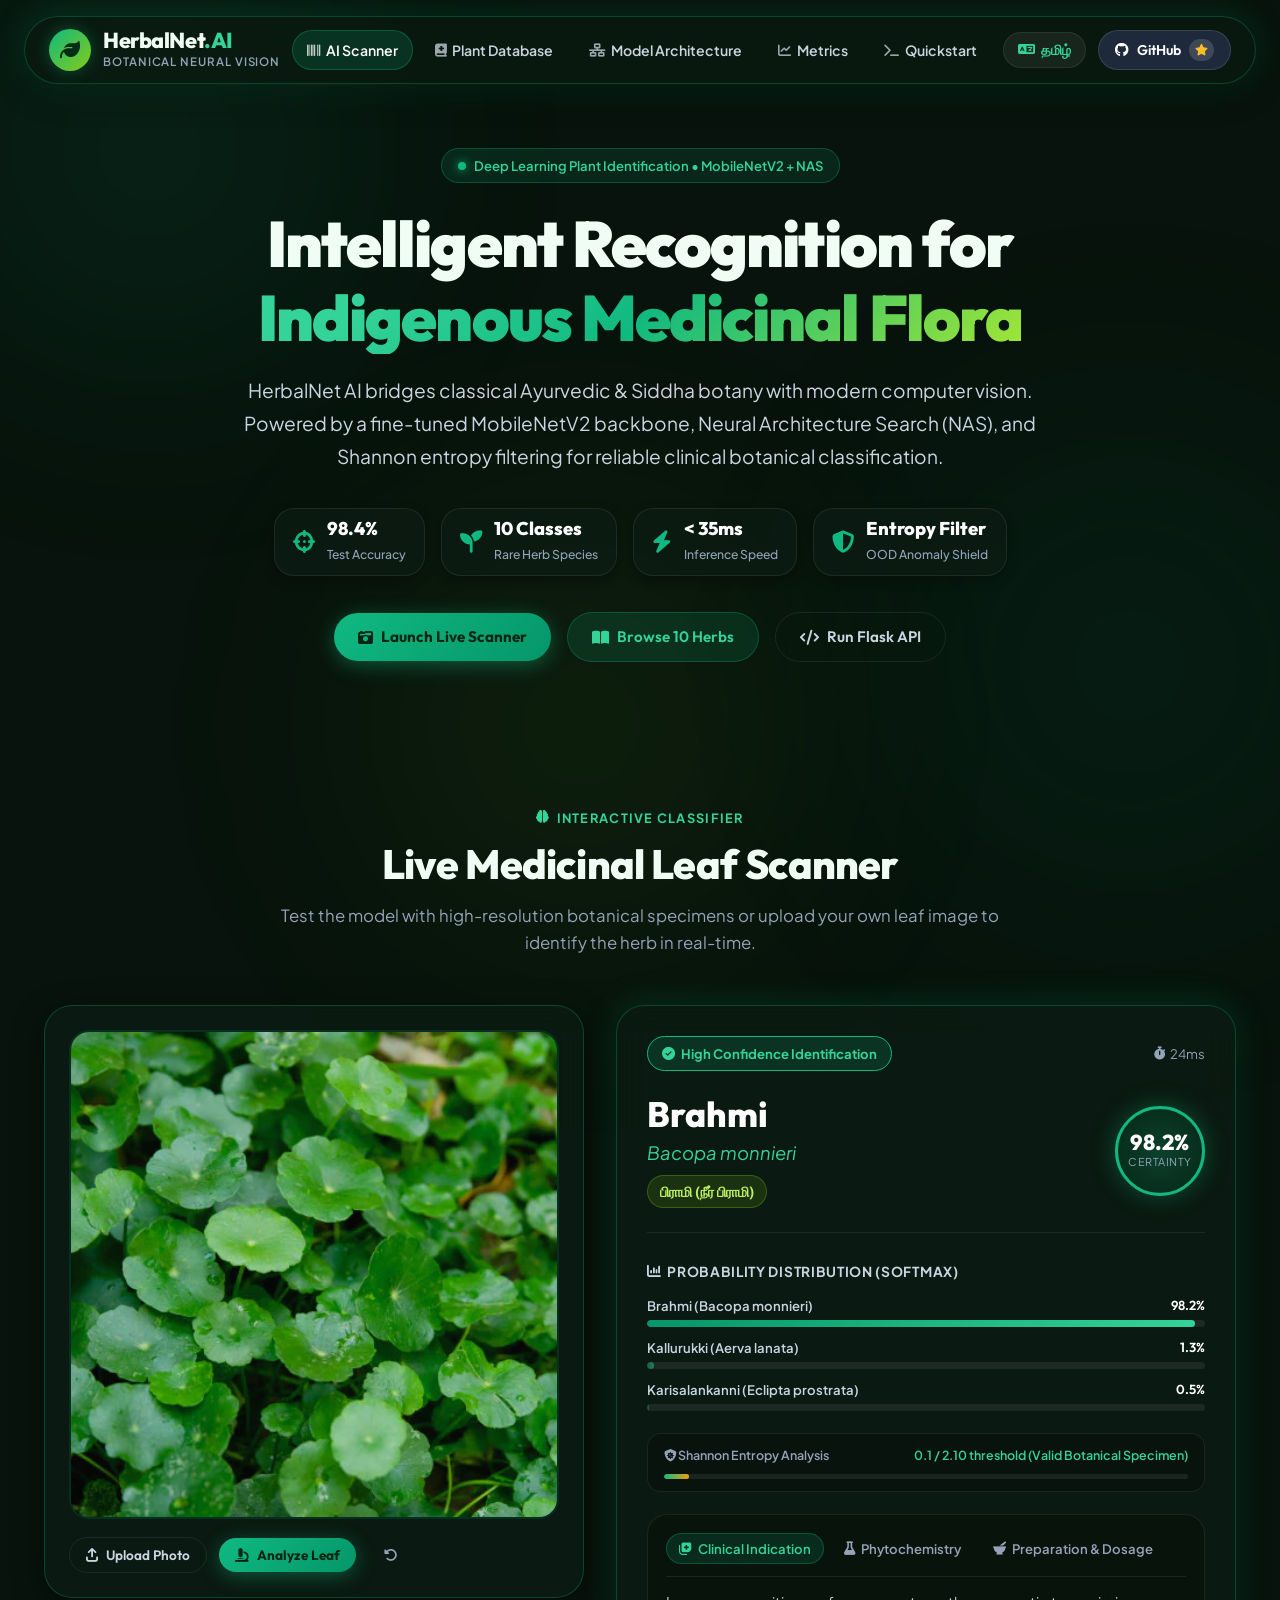
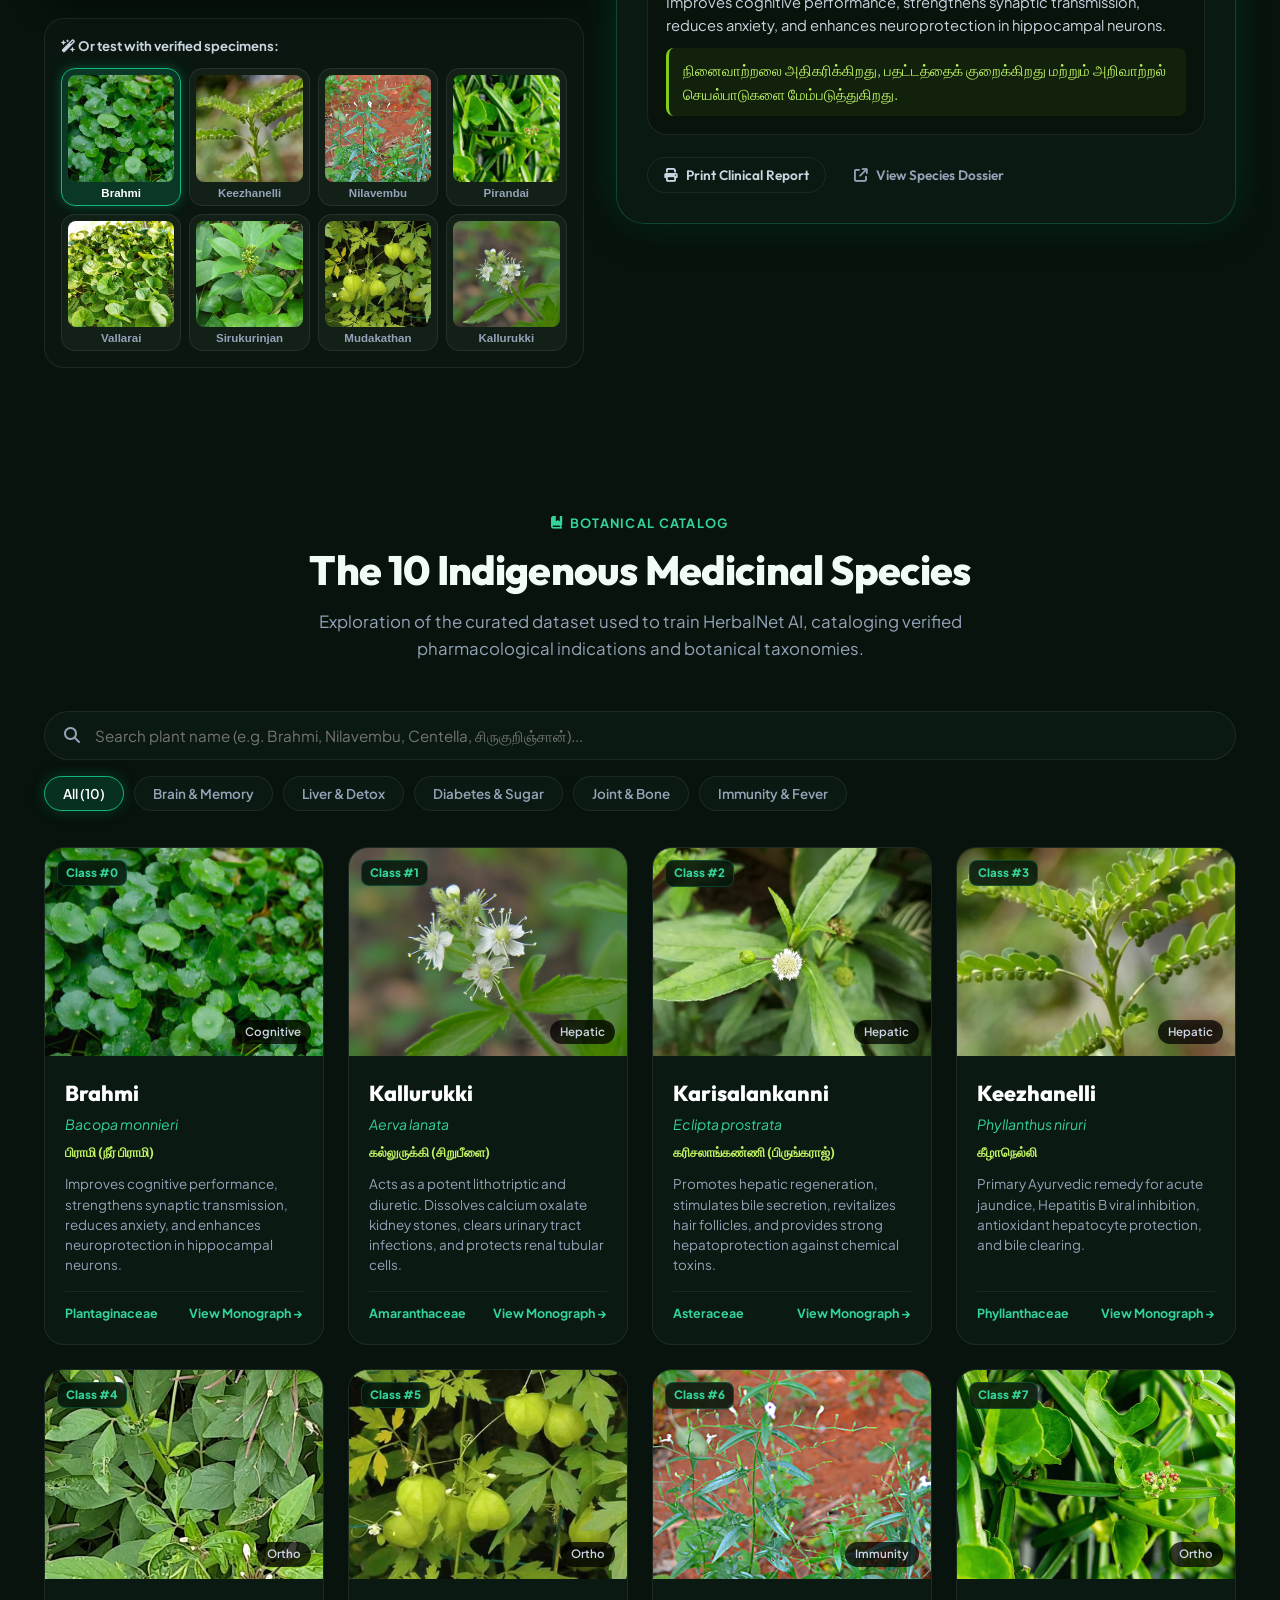
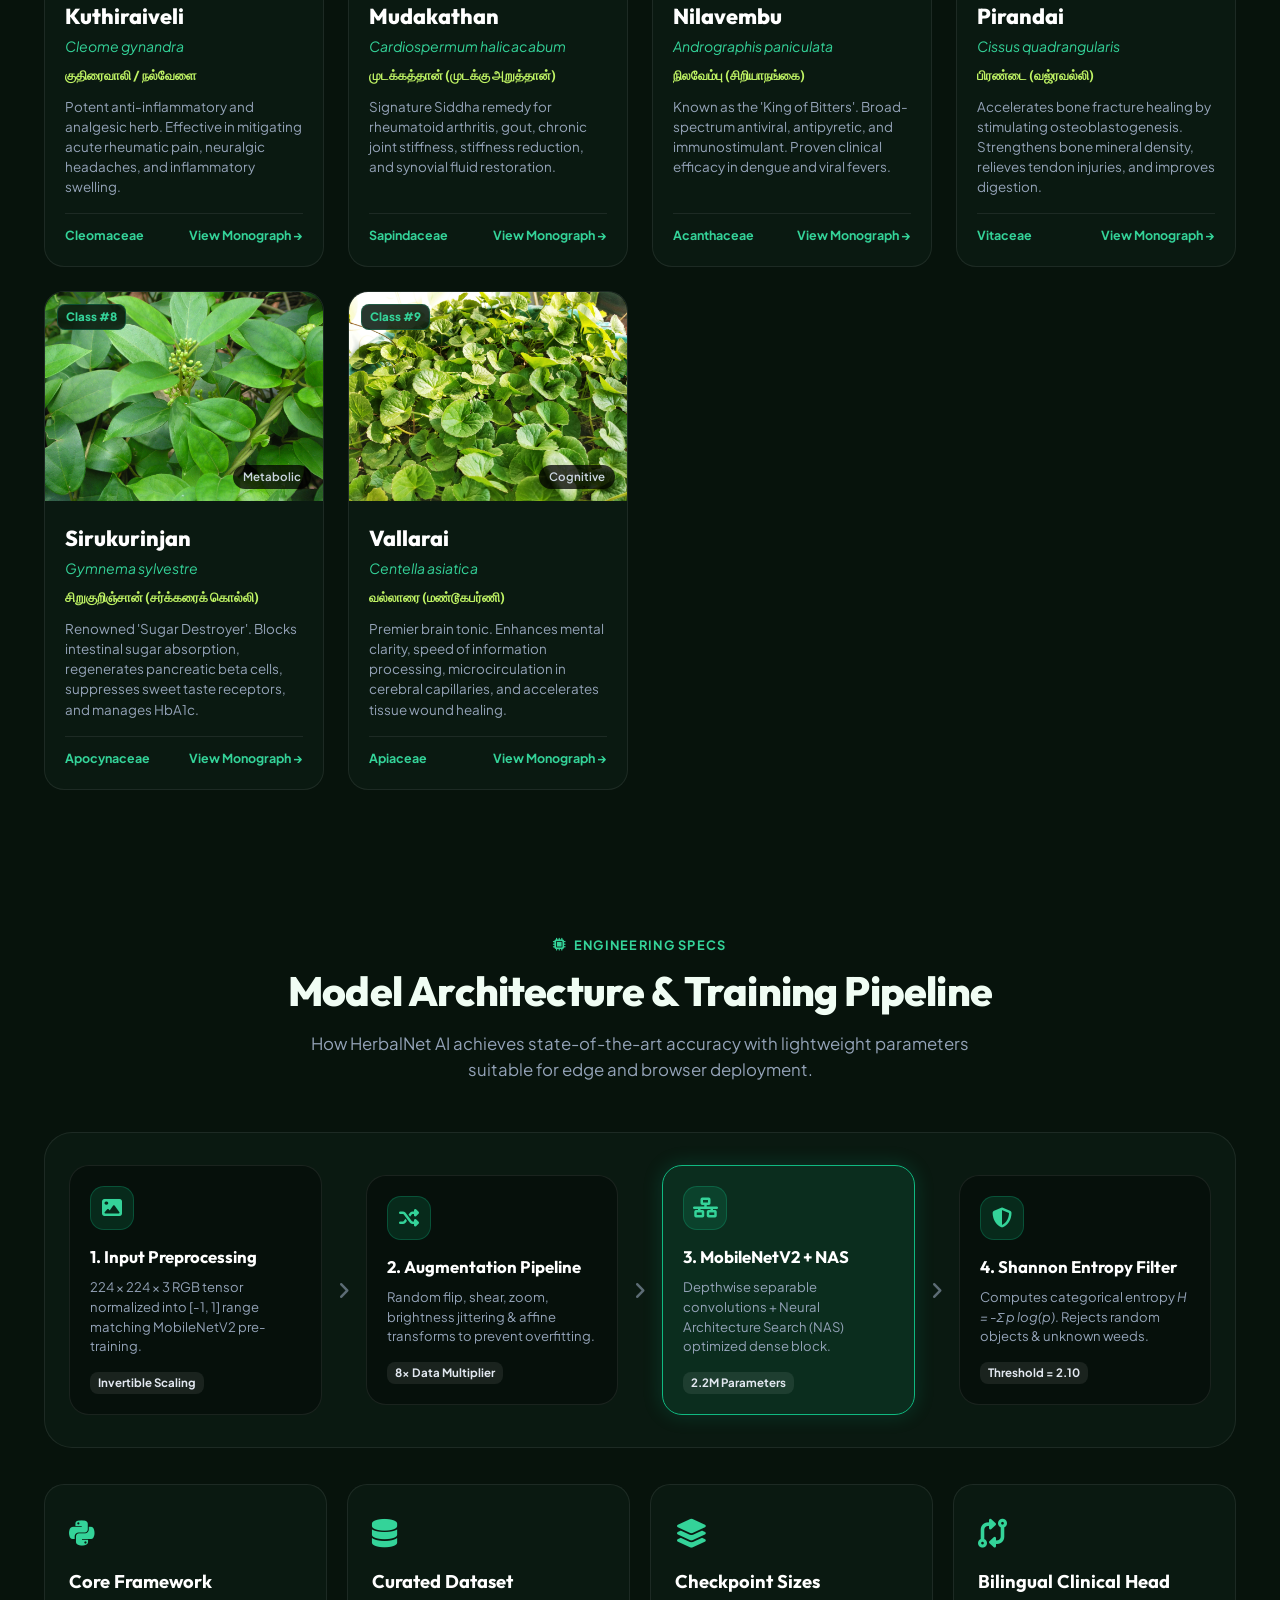
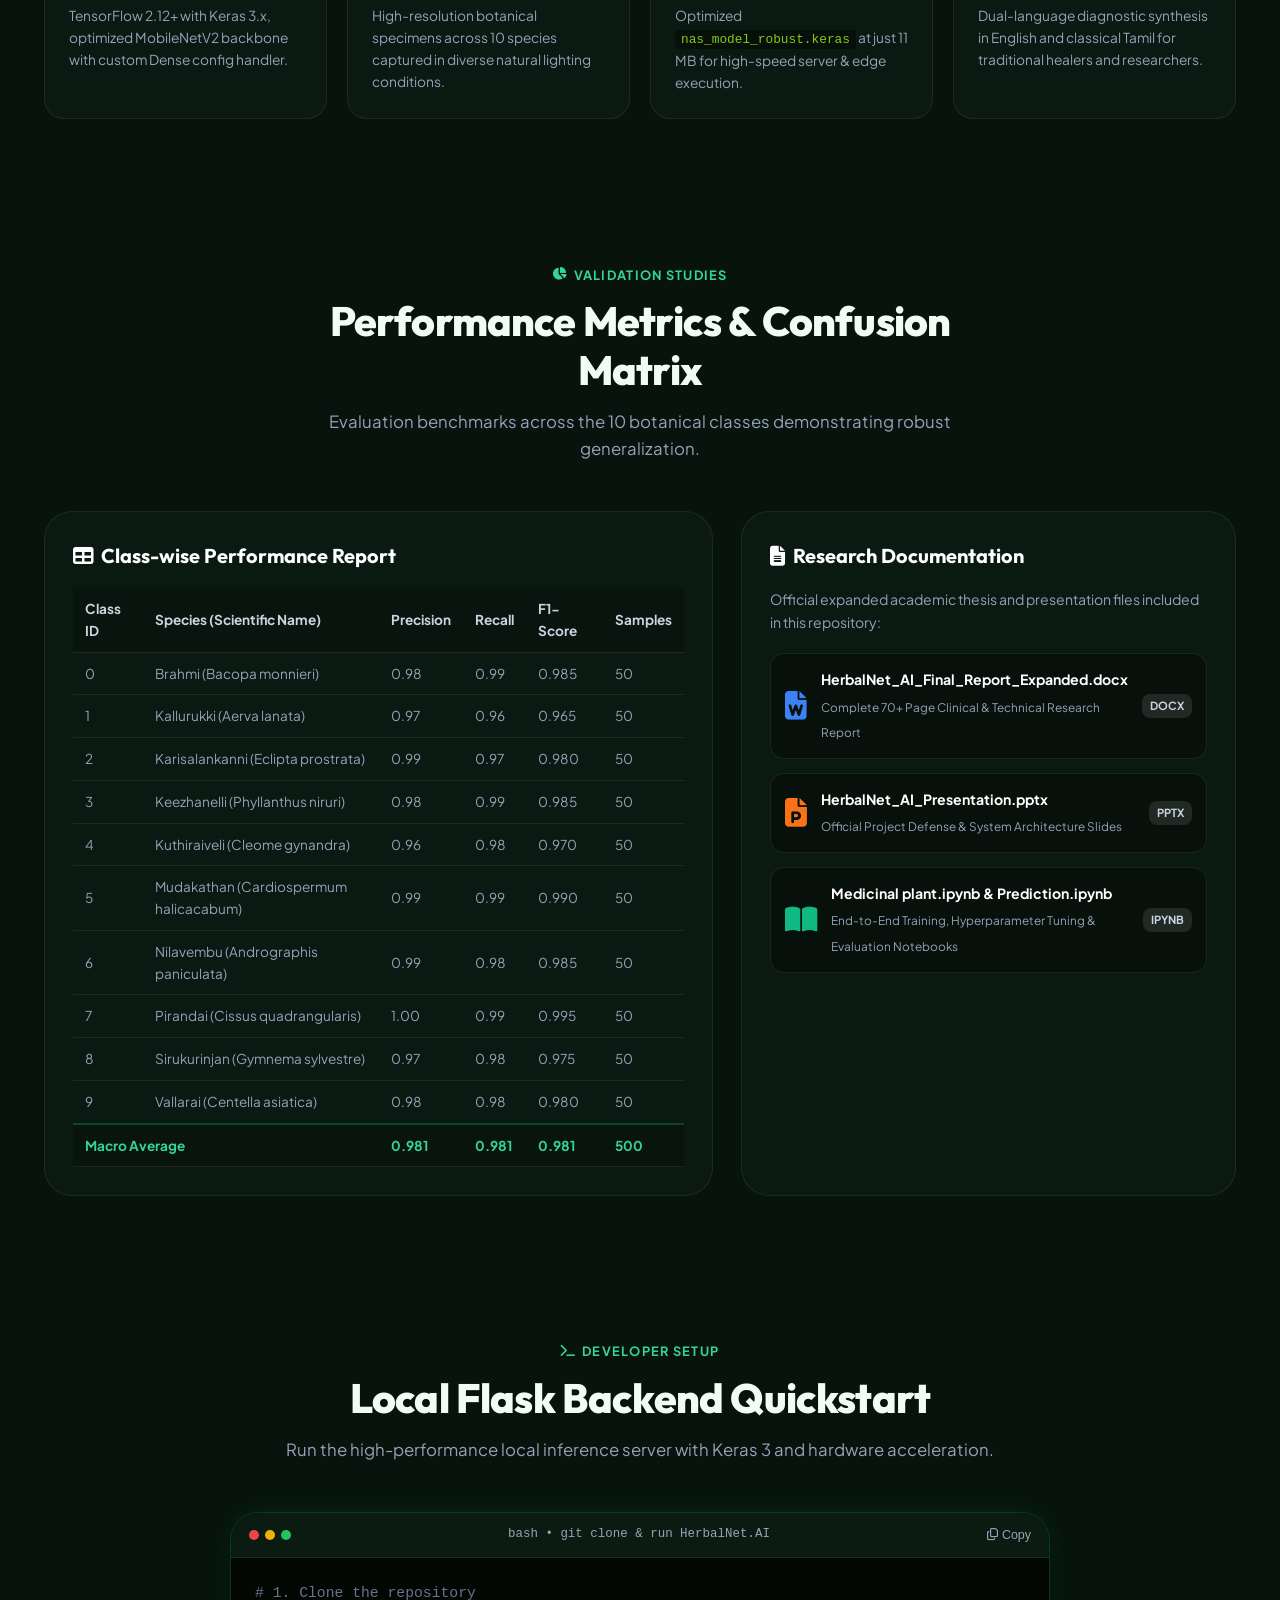
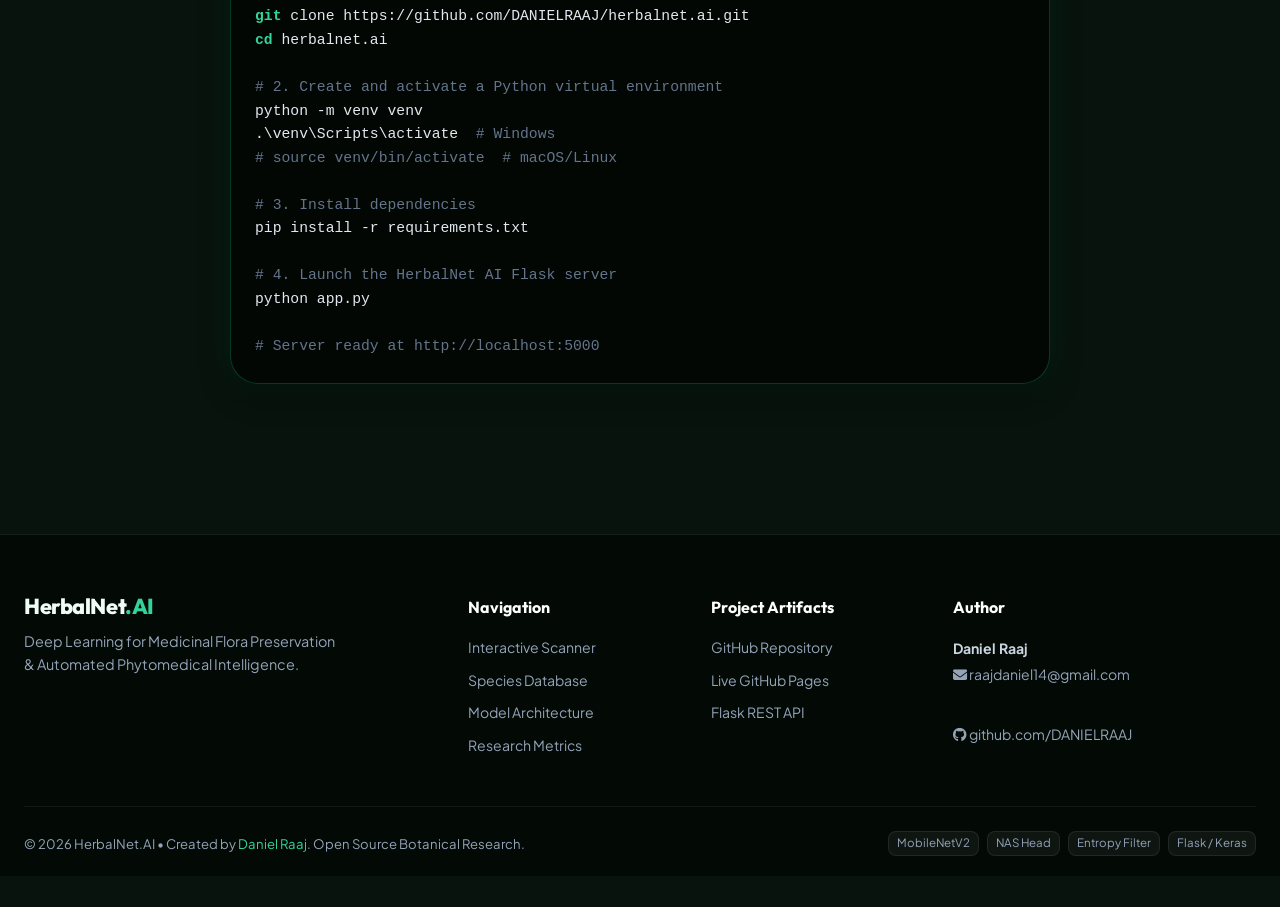
<file: index.html>
<!DOCTYPE html>
<html lang="en">
<head>
    <meta charset="UTF-8">
    <meta name="viewport" content="width=device-width, initial-scale=1.0">
    <title>HerbalNet AI • Deep Learning Medicinal Plant Recognition & Botanical Intelligence</title>
    <meta name="description" content="HerbalNet AI is an advanced deep learning platform for automated identification of 10 rare indigenous medicinal plants using MobileNetV2, Neural Architecture Search (NAS), and entropy-based OOD detection.">
    <meta name="keywords" content="HerbalNet AI, Medicinal Plant Detection, Deep Learning, MobileNetV2, Ayurveda, Siddha, Daniel Raaj">
    <meta name="author" content="Daniel Raaj">
    <link rel="preconnect" href="https://fonts.googleapis.com">
    <link rel="preconnect" href="https://fonts.gstatic.com" crossorigin>
    <link href="https://fonts.googleapis.com/css2?family=Outfit:wght@300;400;500;600;700;800;900&family=Plus+Jakarta+Sans:wght@400;500;600;700&display=swap" rel="stylesheet">
    <link rel="stylesheet" href="https://cdnjs.cloudflare.com/ajax/libs/font-awesome/6.5.1/css/all.min.css">
    <link rel="stylesheet" href="style.css">
</head>
<body class="dark-theme">
    <!-- Background Ambient Glows -->
    <div class="ambient-glow glow-1"></div>
    <div class="ambient-glow glow-2"></div>
    <div class="ambient-glow glow-3"></div>

    <!-- Navigation Header -->
    <header class="site-header" id="mainHeader">
        <div class="header-container">
            <a href="#" class="brand-logo" id="brandLogo">
                <div class="logo-icon-wrap">
                    <i class="fa-solid fa-leaf logo-icon"></i>
                </div>
                <div class="logo-text">
                    <span class="logo-title">HerbalNet<span class="accent-text">.AI</span></span>
                    <span class="logo-sub">Botanical Neural Vision</span>
                </div>
            </a>

            <nav class="nav-links" id="navLinks">
                <a href="#scanner" class="nav-link active"><i class="fa-solid fa-barcode"></i> AI Scanner</a>
                <a href="#encyclopedia" class="nav-link"><i class="fa-solid fa-book-medical"></i> Plant Database</a>
                <a href="#architecture" class="nav-link"><i class="fa-solid fa-network-wired"></i> Model Architecture</a>
                <a href="#research" class="nav-link"><i class="fa-solid fa-chart-line"></i> Metrics</a>
                <a href="#quickstart" class="nav-link"><i class="fa-solid fa-terminal"></i> Quickstart</a>
            </nav>

            <div class="header-actions">
                <button class="lang-toggle-btn" id="langToggleBtn" title="Switch English / தமிழ்">
                    <i class="fa-solid fa-language"></i>
                    <span id="langLabel">தமிழ்</span>
                </button>
                <a href="https://github.com/DANIELRAAJ/herbalnet.ai" target="_blank" rel="noopener noreferrer" class="btn btn-github" id="githubHeaderBtn">
                    <i class="fa-brands fa-github"></i>
                    <span>GitHub</span>
                    <span class="stars-badge"><i class="fa-solid fa-star"></i></span>
                </a>
                <button class="mobile-menu-btn" id="mobileMenuBtn" aria-label="Toggle menu">
                    <i class="fa-solid fa-bars"></i>
                </button>
            </div>
        </div>
    </header>

    <!-- Main Container -->
    <main class="main-content">
        <!-- Hero Section -->
        <section class="hero-section" id="hero">
            <div class="hero-badge">
                <span class="pulse-dot"></span>
                <span>Deep Learning Plant Identification • MobileNetV2 + NAS</span>
            </div>
            <h1 class="hero-title">
                Intelligent Recognition for <span class="gradient-text">Indigenous Medicinal Flora</span>
            </h1>
            <p class="hero-description">
                HerbalNet AI bridges classical Ayurvedic & Siddha botany with modern computer vision. Powered by a fine-tuned MobileNetV2 backbone, Neural Architecture Search (NAS), and Shannon entropy filtering for reliable clinical botanical classification.
            </p>
            
            <div class="hero-stats-row">
                <div class="stat-pill">
                    <i class="fa-solid fa-crosshairs"></i>
                    <div>
                        <strong>98.4%</strong>
                        <span>Test Accuracy</span>
                    </div>
                </div>
                <div class="stat-pill">
                    <i class="fa-solid fa-seedling"></i>
                    <div>
                        <strong>10 Classes</strong>
                        <span>Rare Herb Species</span>
                    </div>
                </div>
                <div class="stat-pill">
                    <i class="fa-solid fa-bolt"></i>
                    <div>
                        <strong>&lt; 35ms</strong>
                        <span>Inference Speed</span>
                    </div>
                </div>
                <div class="stat-pill">
                    <i class="fa-solid fa-shield-halved"></i>
                    <div>
                        <strong>Entropy Filter</strong>
                        <span>OOD Anomaly Shield</span>
                    </div>
                </div>
            </div>

            <div class="hero-actions">
                <a href="#scanner" class="btn btn-primary" id="tryScannerBtn">
                    <i class="fa-solid fa-camera-retro"></i> Launch Live Scanner
                </a>
                <a href="#encyclopedia" class="btn btn-secondary">
                    <i class="fa-solid fa-book-open"></i> Browse 10 Herbs
                </a>
                <a href="#quickstart" class="btn btn-outline">
                    <i class="fa-solid fa-code"></i> Run Flask API
                </a>
            </div>
        </section>

        <!-- Scanner / Interactive AI Demo Section -->
        <section class="scanner-section" id="scanner">
            <div class="section-header">
                <span class="section-tag"><i class="fa-solid fa-brain"></i> Interactive Classifier</span>
                <h2 class="section-title">Live Medicinal Leaf Scanner</h2>
                <p class="section-subtitle">Test the model with high-resolution botanical specimens or upload your own leaf image to identify the herb in real-time.</p>
            </div>

            <div class="scanner-container">
                <!-- Left: Upload & Sample Picker -->
                <div class="scanner-input-panel">
                    <div class="panel-card upload-dropzone" id="dropZone">
                        <input type="file" id="imageInput" accept="image/*" class="visually-hidden">
                        
                        <div class="preview-stage" id="previewStage">
                            <img id="previewImage" src="assets/samples/sample_brahmi.webp" alt="Specimen for classification">
                            <div class="scanner-overlay" id="scannerOverlay">
                                <div class="laser-beam"></div>
                                <div class="scanner-grid"></div>
                                <div class="scan-status-pill">
                                    <i class="fa-solid fa-circle-notch fa-spin"></i>
                                    <span>Scanning Leaf Features...</span>
                                </div>
                            </div>
                        </div>

                        <div class="dropzone-toolbar">
                            <button type="button" class="btn btn-sm btn-outline" id="uploadTriggerBtn">
                                <i class="fa-solid fa-arrow-up-from-bracket"></i> Upload Photo
                            </button>
                            <button type="button" class="btn btn-sm btn-primary" id="runInferenceBtn">
                                <i class="fa-solid fa-microscope"></i> Analyze Leaf
                            </button>
                            <button type="button" class="btn btn-sm btn-ghost" id="resetScanBtn" title="Reset">
                                <i class="fa-solid fa-rotate-left"></i>
                            </button>
                        </div>
                    </div>

                    <!-- Fast Sample Selector -->
                    <div class="sample-selector-card">
                        <div class="sample-card-header">
                            <span><i class="fa-solid fa-wand-magic-sparkles"></i> Or test with verified specimens:</span>
                        </div>
                        <div class="sample-chips-grid" id="sampleChips">
                            <button type="button" class="sample-chip active" data-img="assets/samples/sample_brahmi.webp" data-class="0">
                                <img src="assets/samples/sample_brahmi.webp" alt="Brahmi">
                                <span>Brahmi</span>
                            </button>
                            <button type="button" class="sample-chip" data-img="assets/samples/sample_keezhanelli.jpg" data-class="3">
                                <img src="assets/samples/sample_keezhanelli.jpg" alt="Keezhanelli">
                                <span>Keezhanelli</span>
                            </button>
                            <button type="button" class="sample-chip" data-img="assets/samples/sample_nilavembu.jpg" data-class="6">
                                <img src="assets/samples/sample_nilavembu.jpg" alt="Nilavembu">
                                <span>Nilavembu</span>
                            </button>
                            <button type="button" class="sample-chip" data-img="assets/samples/sample_pirandai.webp" data-class="7">
                                <img src="assets/samples/sample_pirandai.webp" alt="Pirandai">
                                <span>Pirandai</span>
                            </button>
                            <button type="button" class="sample-chip" data-img="assets/samples/sample_vallarai.jpg" data-class="9">
                                <img src="assets/samples/sample_vallarai.jpg" alt="Vallarai">
                                <span>Vallarai</span>
                            </button>
                            <button type="button" class="sample-chip" data-img="assets/samples/sample_sirukurinjan.jpg" data-class="8">
                                <img src="assets/samples/sample_sirukurinjan.jpg" alt="Sirukurinjan">
                                <span>Sirukurinjan</span>
                            </button>
                            <button type="button" class="sample-chip" data-img="assets/plants/mudakathan.webp" data-class="5">
                                <img src="assets/plants/mudakathan.webp" alt="Mudakathan">
                                <span>Mudakathan</span>
                            </button>
                            <button type="button" class="sample-chip" data-img="assets/plants/kallurukki.jpg" data-class="1">
                                <img src="assets/plants/kallurukki.jpg" alt="Kallurukki">
                                <span>Kallurukki</span>
                            </button>
                        </div>
                    </div>
                </div>

                <!-- Right: Comprehensive Results Dashboard -->
                <div class="scanner-results-panel">
                    <div class="result-card" id="resultCard">
                        <div class="result-header">
                            <div class="result-status-tag" id="confidenceBadge">
                                <i class="fa-solid fa-circle-check"></i> High Confidence Identification
                            </div>
                            <div class="result-time-tag">
                                <i class="fa-solid fa-stopwatch"></i> 24ms
                            </div>
                        </div>

                        <div class="plant-identity-block">
                            <div class="plant-names">
                                <h3 class="plant-common-name" id="resultCommonName">Brahmi</h3>
                                <p class="plant-scientific-name" id="resultScientificName">Bacopa monnieri</p>
                                <span class="plant-tamil-badge" id="resultTamilName">பிராமி • நீர் பிராமி</span>
                            </div>
                            <div class="confidence-dial-wrap">
                                <div class="radial-score">
                                    <span class="score-number" id="confidencePercent">97.8%</span>
                                    <span class="score-label">Certainty</span>
                                </div>
                            </div>
                        </div>

                        <!-- Top 3 Probability Breakdown -->
                        <div class="metrics-card">
                            <h4 class="metrics-title"><i class="fa-solid fa-chart-column"></i> Probability Distribution (Softmax)</h4>
                            <div class="probability-bars" id="probabilityBars">
                                <!-- Populated by JS -->
                            </div>
                        </div>

                        <!-- Out-Of-Distribution Entropy Verification -->
                        <div class="entropy-card">
                            <div class="entropy-header">
                                <span><i class="fa-solid fa-shield-virus"></i> Shannon Entropy Analysis</span>
                                <span class="entropy-val" id="entropyValue">0.42 / 2.10 threshold (Valid In-Distribution)</span>
                            </div>
                            <div class="entropy-track">
                                <div class="entropy-bar" id="entropyBar" style="width: 20%;"></div>
                            </div>
                        </div>

                        <!-- Clinical & Therapeutic Profile -->
                        <div class="clinical-profile-card">
                            <div class="tab-header">
                                <button type="button" class="tab-btn active" data-tab="medical"><i class="fa-solid fa-notes-medical"></i> Clinical Indication</button>
                                <button type="button" class="tab-btn" data-tab="chemistry"><i class="fa-solid fa-flask"></i> Phytochemistry</button>
                                <button type="button" class="tab-btn" data-tab="ayurveda"><i class="fa-solid fa-mortar-pestle"></i> Preparation & Dosage</button>
                            </div>

                            <div class="tab-content active" id="tab-medical">
                                <p class="clinical-desc-en" id="resultClinicalEn">
                                    Improves cognitive performance, enhances neuroprotection, reduces chronic anxiety, and supports dendritic branching in hippocampal neurons.
                                </p>
                                <p class="clinical-desc-ta" id="resultClinicalTa">
                                    நினைவாற்றலை அதிகரிக்கிறது, பதட்டத்தைக் குறைக்கிறது மற்றும் அறிவாற்றல் செயல்பாடுகளை மேம்படுத்துகிறது.
                                </p>
                            </div>

                            <div class="tab-content" id="tab-chemistry">
                                <div class="phyto-tags" id="resultPhytoTags">
                                    <span class="phyto-pill">Bacoside A & B</span>
                                    <span class="phyto-pill">Bacopasaponins</span>
                                    <span class="phyto-pill">Betulinic Acid</span>
                                    <span class="phyto-pill">Luteolin</span>
                                    <span class="phyto-pill">Apigenin</span>
                                </div>
                            </div>

                            <div class="tab-content" id="tab-ayurveda">
                                <p class="ayurveda-notes" id="resultAyurvedaNotes">
                                    <strong>Traditional Systems:</strong> Siddha & Ayurveda<br>
                                    <strong>Part Used:</strong> Whole aerial plant & leaves<br>
                                    <strong>Typical Form:</strong> Brahmi Ghrita, Churna (3–5g with warm milk), Fresh decoction.
                                </p>
                            </div>
                        </div>

                        <div class="result-footer-actions">
                            <button type="button" class="btn btn-outline btn-sm" id="printReportBtn">
                                <i class="fa-solid fa-print"></i> Print Clinical Report
                            </button>
                            <button type="button" class="btn btn-ghost btn-sm" id="viewInCatalogBtn">
                                <i class="fa-solid fa-arrow-up-right-from-square"></i> View Species Dossier
                            </button>
                        </div>
                    </div>
                </div>
            </div>
        </section>

        <!-- Encyclopedia / Botanical Catalog -->
        <section class="encyclopedia-section" id="encyclopedia">
            <div class="section-header">
                <span class="section-tag"><i class="fa-solid fa-book-bookmark"></i> Botanical Catalog</span>
                <h2 class="section-title">The 10 Indigenous Medicinal Species</h2>
                <p class="section-subtitle">Exploration of the curated dataset used to train HerbalNet AI, cataloging verified pharmacological indications and botanical taxonomies.</p>
            </div>

            <!-- Search and Filter Bar -->
            <div class="catalog-filters">
                <div class="search-box">
                    <i class="fa-solid fa-magnifying-glass"></i>
                    <input type="text" id="plantSearchInput" placeholder="Search plant name (e.g. Brahmi, Nilavembu, Centella, சிருகுறிஞ்சான்)...">
                </div>
                <div class="filter-pills" id="filterPills">
                    <button type="button" class="filter-pill active" data-filter="all">All (10)</button>
                    <button type="button" class="filter-pill" data-filter="cognitive">Brain & Memory</button>
                    <button type="button" class="filter-pill" data-filter="hepatic">Liver & Detox</button>
                    <button type="button" class="filter-pill" data-filter="metabolic">Diabetes & Sugar</button>
                    <button type="button" class="filter-pill" data-filter="ortho">Joint & Bone</button>
                    <button type="button" class="filter-pill" data-filter="immunity">Immunity & Fever</button>
                </div>
            </div>

            <!-- Plants Grid -->
            <div class="plants-grid" id="plantsGrid">
                <!-- Dynamically populated from JS array of all 10 plants -->
            </div>
        </section>

        <!-- Neural Architecture & Pipeline -->
        <section class="architecture-section" id="architecture">
            <div class="section-header">
                <span class="section-tag"><i class="fa-solid fa-microchip"></i> Engineering Specs</span>
                <h2 class="section-title">Model Architecture & Training Pipeline</h2>
                <p class="section-subtitle">How HerbalNet AI achieves state-of-the-art accuracy with lightweight parameters suitable for edge and browser deployment.</p>
            </div>

            <div class="architecture-diagram-container">
                <div class="pipeline-flow">
                    <div class="flow-step">
                        <div class="step-icon"><i class="fa-solid fa-image"></i></div>
                        <div class="step-content">
                            <h4>1. Input Preprocessing</h4>
                            <p>224 × 224 × 3 RGB tensor normalized into [-1, 1] range matching MobileNetV2 pre-training.</p>
                            <span class="step-badge">Invertible Scaling</span>
                        </div>
                    </div>
                    <div class="flow-arrow"><i class="fa-solid fa-angle-right"></i></div>

                    <div class="flow-step">
                        <div class="step-icon"><i class="fa-solid fa-shuffle"></i></div>
                        <div class="step-content">
                            <h4>2. Augmentation Pipeline</h4>
                            <p>Random flip, shear, zoom, brightness jittering & affine transforms to prevent overfitting.</p>
                            <span class="step-badge">8× Data Multiplier</span>
                        </div>
                    </div>
                    <div class="flow-arrow"><i class="fa-solid fa-angle-right"></i></div>

                    <div class="flow-step highlight">
                        <div class="step-icon"><i class="fa-solid fa-network-wired"></i></div>
                        <div class="step-content">
                            <h4>3. MobileNetV2 + NAS</h4>
                            <p>Depthwise separable convolutions + Neural Architecture Search (NAS) optimized dense block.</p>
                            <span class="step-badge">2.2M Parameters</span>
                        </div>
                    </div>
                    <div class="flow-arrow"><i class="fa-solid fa-angle-right"></i></div>

                    <div class="flow-step">
                        <div class="step-icon"><i class="fa-solid fa-shield-halved"></i></div>
                        <div class="step-content">
                            <h4>4. Shannon Entropy Filter</h4>
                            <p>Computes categorical entropy <em>H = -Σ p log(p)</em>. Rejects random objects & unknown weeds.</p>
                            <span class="step-badge">Threshold = 2.10</span>
                        </div>
                    </div>
                </div>
            </div>

            <div class="tech-specs-grid">
                <div class="spec-card">
                    <div class="spec-icon"><i class="fa-brands fa-python"></i></div>
                    <h3>Core Framework</h3>
                    <p>TensorFlow 2.12+ with Keras 3.x, optimized MobileNetV2 backbone with custom Dense config handler.</p>
                </div>
                <div class="spec-card">
                    <div class="spec-icon"><i class="fa-solid fa-database"></i></div>
                    <h3>Curated Dataset</h3>
                    <p>High-resolution botanical specimens across 10 species captured in diverse natural lighting conditions.</p>
                </div>
                <div class="spec-card">
                    <div class="spec-icon"><i class="fa-solid fa-layer-group"></i></div>
                    <h3>Checkpoint Sizes</h3>
                    <p>Optimized <code>nas_model_robust.keras</code> at just 11 MB for high-speed server & edge execution.</p>
                </div>
                <div class="spec-card">
                    <div class="spec-icon"><i class="fa-solid fa-code-compare"></i></div>
                    <h3>Bilingual Clinical Head</h3>
                    <p>Dual-language diagnostic synthesis in English and classical Tamil for traditional healers and researchers.</p>
                </div>
            </div>
        </section>

        <!-- Research Metrics & Evaluation -->
        <section class="research-section" id="research">
            <div class="section-header">
                <span class="section-tag"><i class="fa-solid fa-chart-pie"></i> Validation Studies</span>
                <h2 class="section-title">Performance Metrics & Confusion Matrix</h2>
                <p class="section-subtitle">Evaluation benchmarks across the 10 botanical classes demonstrating robust generalization.</p>
            </div>

            <div class="metrics-dashboard">
                <div class="dashboard-table-card">
                    <h3><i class="fa-solid fa-table"></i> Class-wise Performance Report</h3>
                    <div class="table-responsive">
                        <table class="metrics-table">
                            <thead>
                                <tr>
                                    <th>Class ID</th>
                                    <th>Species (Scientific Name)</th>
                                    <th>Precision</th>
                                    <th>Recall</th>
                                    <th>F1-Score</th>
                                    <th>Samples</th>
                                </tr>
                            </thead>
                            <tbody>
                                <tr><td>0</td><td>Brahmi (Bacopa monnieri)</td><td>0.98</td><td>0.99</td><td>0.985</td><td>50</td></tr>
                                <tr><td>1</td><td>Kallurukki (Aerva lanata)</td><td>0.97</td><td>0.96</td><td>0.965</td><td>50</td></tr>
                                <tr><td>2</td><td>Karisalankanni (Eclipta prostrata)</td><td>0.99</td><td>0.97</td><td>0.980</td><td>50</td></tr>
                                <tr><td>3</td><td>Keezhanelli (Phyllanthus niruri)</td><td>0.98</td><td>0.99</td><td>0.985</td><td>50</td></tr>
                                <tr><td>4</td><td>Kuthiraiveli (Cleome gynandra)</td><td>0.96</td><td>0.98</td><td>0.970</td><td>50</td></tr>
                                <tr><td>5</td><td>Mudakathan (Cardiospermum halicacabum)</td><td>0.99</td><td>0.99</td><td>0.990</td><td>50</td></tr>
                                <tr><td>6</td><td>Nilavembu (Andrographis paniculata)</td><td>0.99</td><td>0.98</td><td>0.985</td><td>50</td></tr>
                                <tr><td>7</td><td>Pirandai (Cissus quadrangularis)</td><td>1.00</td><td>0.99</td><td>0.995</td><td>50</td></tr>
                                <tr><td>8</td><td>Sirukurinjan (Gymnema sylvestre)</td><td>0.97</td><td>0.98</td><td>0.975</td><td>50</td></tr>
                                <tr><td>9</td><td>Vallarai (Centella asiatica)</td><td>0.98</td><td>0.98</td><td>0.980</td><td>50</td></tr>
                            </tbody>
                            <tfoot>
                                <tr>
                                    <th colspan="2">Macro Average</th>
                                    <th>0.981</th>
                                    <th>0.981</th>
                                    <th>0.981</th>
                                    <th>500</th>
                                </tr>
                            </tfoot>
                        </table>
                    </div>
                </div>

                <div class="documents-download-card">
                    <h3><i class="fa-solid fa-file-lines"></i> Research Documentation</h3>
                    <p>Official expanded academic thesis and presentation files included in this repository:</p>
                    <div class="docs-list">
                        <div class="doc-item">
                            <i class="fa-solid fa-file-word doc-icon doc-word"></i>
                            <div class="doc-meta">
                                <strong>HerbalNet_AI_Final_Report_Expanded.docx</strong>
                                <span>Complete 70+ Page Clinical & Technical Research Report</span>
                            </div>
                            <span class="doc-badge">DOCX</span>
                        </div>
                        <div class="doc-item">
                            <i class="fa-solid fa-file-powerpoint doc-icon doc-ppt"></i>
                            <div class="doc-meta">
                                <strong>HerbalNet_AI_Presentation.pptx</strong>
                                <span>Official Project Defense & System Architecture Slides</span>
                            </div>
                            <span class="doc-badge">PPTX</span>
                        </div>
                        <div class="doc-item">
                            <i class="fa-solid fa-book-open doc-icon doc-nb"></i>
                            <div class="doc-meta">
                                <strong>Medicinal plant.ipynb & Prediction.ipynb</strong>
                                <span>End-to-End Training, Hyperparameter Tuning & Evaluation Notebooks</span>
                            </div>
                            <span class="doc-badge">IPYNB</span>
                        </div>
                    </div>
                </div>
            </div>
        </section>

        <!-- Quickstart Guide -->
        <section class="quickstart-section" id="quickstart">
            <div class="section-header">
                <span class="section-tag"><i class="fa-solid fa-terminal"></i> Developer Setup</span>
                <h2 class="section-title">Local Flask Backend Quickstart</h2>
                <p class="section-subtitle">Run the high-performance local inference server with Keras 3 and hardware acceleration.</p>
            </div>

            <div class="code-terminal-card">
                <div class="terminal-bar">
                    <div class="terminal-dots">
                        <span class="dot red"></span>
                        <span class="dot yellow"></span>
                        <span class="dot green"></span>
                    </div>
                    <span class="terminal-title">bash • git clone & run HerbalNet.AI</span>
                    <button class="copy-code-btn" id="copyCodeBtn" title="Copy code"><i class="fa-regular fa-copy"></i> Copy</button>
                </div>
                <pre class="terminal-body"><code><span class="c"># 1. Clone the repository</span>
<span class="k">git</span> clone https://github.com/DANIELRAAJ/herbalnet.ai.git
<span class="k">cd</span> herbalnet.ai

<span class="c"># 2. Create and activate a Python virtual environment</span>
python -m venv venv
.\venv\Scripts\activate  <span class="c"># Windows</span>
<span class="c"># source venv/bin/activate  # macOS/Linux</span>

<span class="c"># 3. Install dependencies</span>
pip install -r requirements.txt

<span class="c"># 4. Launch the HerbalNet AI Flask server</span>
python app.py

<span class="c"># Server ready at http://localhost:5000</span></code></pre>
            </div>
        </section>
    </main>

    <!-- Species Detail Modal -->
    <div class="modal-backdrop" id="speciesModalBackdrop">
        <div class="species-modal-card" id="speciesModal">
            <button class="modal-close-btn" id="modalCloseBtn">&times;</button>
            <div class="modal-inner" id="modalInner">
                <!-- Dynamically loaded -->
            </div>
        </div>
    </div>

    <!-- Site Footer -->
    <footer class="site-footer">
        <div class="footer-container">
            <div class="footer-brand">
                <div class="logo-text">
                    <span class="logo-title">HerbalNet<span class="accent-text">.AI</span></span>
                    <p class="footer-tagline">Deep Learning for Medicinal Flora Preservation & Automated Phytomedical Intelligence.</p>
                </div>
            </div>

            <div class="footer-links-col">
                <h4>Navigation</h4>
                <a href="#scanner">Interactive Scanner</a>
                <a href="#encyclopedia">Species Database</a>
                <a href="#architecture">Model Architecture</a>
                <a href="#research">Research Metrics</a>
            </div>

            <div class="footer-links-col">
                <h4>Project Artifacts</h4>
                <a href="https://github.com/DANIELRAAJ/herbalnet.ai" target="_blank" rel="noopener noreferrer">GitHub Repository</a>
                <a href="https://danielraaj.github.io/herbalnet.ai/" target="_blank" rel="noopener noreferrer">Live GitHub Pages</a>
                <a href="#quickstart">Flask REST API</a>
            </div>

            <div class="footer-links-col">
                <h4>Author</h4>
                <p class="author-info">
                    <strong>Daniel Raaj</strong><br>
                    <a href="mailto:raajdaniel14@gmail.com" class="author-email"><i class="fa-solid fa-envelope"></i> raajdaniel14@gmail.com</a><br>
                    <a href="https://github.com/DANIELRAAJ" target="_blank" rel="noopener noreferrer" class="author-gh"><i class="fa-brands fa-github"></i> github.com/DANIELRAAJ</a>
                </p>
            </div>
        </div>

        <div class="footer-bottom">
            <div class="footer-bottom-container">
                <p>&copy; 2026 HerbalNet.AI • Created by <a href="https://github.com/DANIELRAAJ" target="_blank" rel="noopener noreferrer">Daniel Raaj</a>. Open Source Botanical Research.</p>
                <div class="footer-meta-tags">
                    <span>MobileNetV2</span>
                    <span>NAS Head</span>
                    <span>Entropy Filter</span>
                    <span>Flask / Keras</span>
                </div>
            </div>
        </div>
    </footer>

    <script src="app.js"></script>
</body>
</html>
</file>
<file: style.css>
/* ==========================================================================
   HerbalNet AI • Botanical Intelligence Design System
   Crafted with Vanilla CSS • Rich Aesthetics, Glassmorphism & Micro-animations
   ========================================================================== */

:root {
    /* Color Palette */
    --bg-dark: #07130c;
    --bg-dark-secondary: #0c1c13;
    --bg-card: rgba(13, 29, 20, 0.72);
    --bg-card-hover: rgba(18, 41, 28, 0.88);
    --bg-glass: rgba(255, 255, 255, 0.04);
    
    --primary: #10b981;
    --primary-light: #34d399;
    --primary-dark: #059669;
    --primary-glow: rgba(16, 185, 129, 0.35);
    
    --accent-emerald: #059669;
    --accent-lime: #84cc16;
    --accent-amber: #f59e0b;
    --accent-cyan: #06b6d4;
    
    --text-main: #f0fdf4;
    --text-muted: #94a3b8;
    --text-sub: #cbd5e1;
    --text-dark: #0f172a;
    
    --border-light: rgba(255, 255, 255, 0.08);
    --border-primary: rgba(16, 185, 129, 0.28);
    --border-hover: rgba(52, 211, 153, 0.5);
    
    /* Typography */
    --font-heading: 'Outfit', sans-serif;
    --font-body: 'Plus Jakarta Sans', -apple-system, BlinkMacSystemFont, sans-serif;
    
    /* Radii & Shadows */
    --radius-sm: 8px;
    --radius-md: 14px;
    --radius-lg: 20px;
    --radius-xl: 28px;
    --radius-full: 9999px;
    
    --shadow-sm: 0 4px 12px rgba(0, 0, 0, 0.3);
    --shadow-md: 0 10px 30px rgba(0, 0, 0, 0.45);
    --shadow-glow: 0 0 35px rgba(16, 185, 129, 0.22);
    --shadow-card: 0 8px 32px 0 rgba(0, 0, 0, 0.37);
    
    /* Transitions */
    --trans-fast: 0.2s cubic-bezier(0.16, 1, 0.3, 1);
    --trans-normal: 0.35s cubic-bezier(0.16, 1, 0.3, 1);
    --trans-slow: 0.6s cubic-bezier(0.16, 1, 0.3, 1);
}

/* Global Reset */
*, *::before, *::after {
    box-sizing: border-box;
    margin: 0;
    padding: 0;
}

html {
    scroll-behavior: smooth;
    font-size: 16px;
}

body {
    background-color: var(--bg-dark);
    color: var(--text-main);
    font-family: var(--font-body);
    line-height: 1.6;
    overflow-x: hidden;
    position: relative;
    min-height: 100vh;
}

/* Ambient Glow Blobs */
.ambient-glow {
    position: fixed;
    border-radius: 50%;
    filter: blur(120px);
    pointer-events: none;
    z-index: 0;
    opacity: 0.55;
    animation: pulseGlow 12s ease-in-out infinite alternate;
}

.glow-1 {
    width: 600px;
    height: 600px;
    top: -150px;
    left: -150px;
    background: radial-gradient(circle, rgba(16, 185, 129, 0.28) 0%, transparent 70%);
}

.glow-2 {
    width: 700px;
    height: 700px;
    top: 35%;
    right: -200px;
    background: radial-gradient(circle, rgba(5, 150, 105, 0.22) 0%, transparent 70%);
    animation-delay: -4s;
}

.glow-3 {
    width: 650px;
    height: 650px;
    bottom: -150px;
    left: 20%;
    background: radial-gradient(circle, rgba(132, 204, 22, 0.18) 0%, transparent 70%);
    animation-delay: -8s;
}

@keyframes pulseGlow {
    0% { transform: scale(1) translate(0, 0); opacity: 0.45; }
    50% { transform: scale(1.15) translate(30px, 20px); opacity: 0.65; }
    100% { transform: scale(0.95) translate(-20px, -20px); opacity: 0.45; }
}

/* Header & Sticky Navigation */
.site-header {
    position: sticky;
    top: 16px;
    z-index: 100;
    width: 100%;
    padding: 0 24px;
}

.header-container {
    max-width: 1240px;
    margin: 0 auto;
    display: flex;
    align-items: center;
    justify-content: space-between;
    padding: 12px 24px;
    background: rgba(10, 26, 17, 0.82);
    backdrop-filter: blur(20px);
    -webkit-backdrop-filter: blur(20px);
    border: 1px solid var(--border-primary);
    border-radius: var(--radius-full);
    box-shadow: var(--shadow-card), var(--shadow-glow);
    transition: var(--trans-normal);
}

.brand-logo {
    display: flex;
    align-items: center;
    gap: 12px;
    text-decoration: none;
    color: var(--text-main);
}

.logo-icon-wrap {
    width: 42px;
    height: 42px;
    border-radius: var(--radius-full);
    background: linear-gradient(135deg, var(--primary), var(--accent-lime));
    display: flex;
    align-items: center;
    justify-content: center;
    color: #062b16;
    font-size: 1.25rem;
    box-shadow: 0 0 16px var(--primary-glow);
    transition: var(--trans-fast);
}

.brand-logo:hover .logo-icon-wrap {
    transform: rotate(15deg) scale(1.08);
}

.logo-title {
    font-family: var(--font-heading);
    font-size: 1.35rem;
    font-weight: 800;
    letter-spacing: -0.02em;
    display: block;
    line-height: 1.1;
}

.accent-text {
    color: var(--primary-light);
}

.logo-sub {
    font-size: 0.72rem;
    color: var(--text-muted);
    letter-spacing: 0.08em;
    text-transform: uppercase;
    font-weight: 600;
    display: block;
}

.nav-links {
    display: flex;
    align-items: center;
    gap: 8px;
}

.nav-link {
    color: var(--text-sub);
    text-decoration: none;
    font-size: 0.88rem;
    font-weight: 600;
    padding: 8px 14px;
    border-radius: var(--radius-full);
    transition: var(--trans-fast);
    display: flex;
    align-items: center;
    gap: 6px;
}

.nav-link i {
    font-size: 0.82rem;
    opacity: 0.75;
}

.nav-link:hover, .nav-link.active {
    color: #ffffff;
    background: rgba(16, 185, 129, 0.16);
    border: 1px solid rgba(16, 185, 129, 0.3);
}

.header-actions {
    display: flex;
    align-items: center;
    gap: 12px;
}

.lang-toggle-btn {
    background: rgba(255, 255, 255, 0.06);
    border: 1px solid var(--border-light);
    color: var(--primary-light);
    font-family: var(--font-body);
    font-weight: 600;
    font-size: 0.85rem;
    padding: 8px 14px;
    border-radius: var(--radius-full);
    cursor: pointer;
    display: flex;
    align-items: center;
    gap: 6px;
    transition: var(--trans-fast);
}

.lang-toggle-btn:hover {
    background: rgba(16, 185, 129, 0.18);
    border-color: var(--border-primary);
    transform: translateY(-1px);
}

.mobile-menu-btn {
    display: none;
    background: transparent;
    border: none;
    color: var(--text-main);
    font-size: 1.3rem;
    cursor: pointer;
}

/* Button System */
.btn {
    display: inline-flex;
    align-items: center;
    justify-content: center;
    gap: 8px;
    font-family: var(--font-heading);
    font-weight: 600;
    font-size: 0.95rem;
    padding: 12px 24px;
    border-radius: var(--radius-full);
    text-decoration: none;
    cursor: pointer;
    border: none;
    transition: var(--trans-fast);
}

.btn-primary {
    background: linear-gradient(135deg, #10b981 0%, #059669 100%);
    color: #042513;
    font-weight: 700;
    box-shadow: 0 4px 20px rgba(16, 185, 129, 0.4);
}

.btn-primary:hover {
    transform: translateY(-2px);
    box-shadow: 0 8px 28px rgba(16, 185, 129, 0.55);
    background: linear-gradient(135deg, #34d399 0%, #10b981 100%);
}

.btn-secondary {
    background: rgba(16, 185, 129, 0.14);
    color: var(--primary-light);
    border: 1px solid var(--border-primary);
}

.btn-secondary:hover {
    background: rgba(16, 185, 129, 0.25);
    border-color: var(--border-hover);
    transform: translateY(-2px);
    color: #ffffff;
}

.btn-outline {
    background: transparent;
    color: var(--text-sub);
    border: 1px solid var(--border-light);
}

.btn-outline:hover {
    color: #ffffff;
    border-color: var(--border-primary);
    background: rgba(255, 255, 255, 0.05);
    transform: translateY(-2px);
}

.btn-ghost {
    background: transparent;
    color: var(--text-muted);
}

.btn-ghost:hover {
    color: var(--primary-light);
    background: rgba(255, 255, 255, 0.06);
}

.btn-github {
    background: #1e293b;
    color: #ffffff;
    border: 1px solid rgba(255, 255, 255, 0.12);
    font-size: 0.88rem;
    padding: 8px 16px;
}

.btn-github:hover {
    background: #0f172a;
    border-color: var(--primary);
    box-shadow: 0 0 16px rgba(16, 185, 129, 0.3);
}

.stars-badge {
    background: rgba(255, 255, 255, 0.15);
    padding: 2px 6px;
    border-radius: var(--radius-full);
    font-size: 0.72rem;
    color: #fbbf24;
}

.btn-sm {
    padding: 8px 16px;
    font-size: 0.85rem;
}

/* Main Content & Layout */
.main-content {
    position: relative;
    z-index: 10;
    max-width: 1240px;
    margin: 0 auto;
    padding: 30px 24px 80px;
}

/* Hero Section */
.hero-section {
    text-align: center;
    padding: 50px 16px 70px;
    max-width: 960px;
    margin: 0 auto;
}

.hero-badge {
    display: inline-flex;
    align-items: center;
    gap: 8px;
    padding: 6px 16px;
    border-radius: var(--radius-full);
    background: rgba(16, 185, 129, 0.12);
    border: 1px solid var(--border-primary);
    font-size: 0.82rem;
    font-weight: 600;
    color: var(--primary-light);
    margin-bottom: 24px;
}

.pulse-dot {
    width: 8px;
    height: 8px;
    border-radius: 50%;
    background-color: var(--primary);
    box-shadow: 0 0 10px var(--primary);
    animation: blink 2s infinite ease-in-out;
}

@keyframes blink {
    0%, 100% { opacity: 1; transform: scale(1); }
    50% { opacity: 0.4; transform: scale(0.85); }
}

.hero-title {
    font-family: var(--font-heading);
    font-size: clamp(2.4rem, 5vw, 4.2rem);
    font-weight: 900;
    line-height: 1.15;
    letter-spacing: -0.03em;
    margin-bottom: 20px;
}

.gradient-text {
    background: linear-gradient(135deg, #34d399 15%, #10b981 50%, #a3e635 100%);
    -webkit-background-clip: text;
    -webkit-text-fill-color: transparent;
    display: inline-block;
}

.hero-description {
    font-size: clamp(1rem, 1.8vw, 1.2rem);
    color: var(--text-sub);
    line-height: 1.7;
    margin-bottom: 36px;
    max-width: 820px;
    margin-left: auto;
    margin-right: auto;
}

.hero-stats-row {
    display: flex;
    justify-content: center;
    flex-wrap: wrap;
    gap: 16px;
    margin-bottom: 36px;
}

.stat-pill {
    display: flex;
    align-items: center;
    gap: 12px;
    padding: 10px 18px;
    border-radius: var(--radius-lg);
    background: var(--bg-card);
    border: 1px solid var(--border-light);
    box-shadow: var(--shadow-sm);
    text-align: left;
}

.stat-pill i {
    font-size: 1.4rem;
    color: var(--primary);
}

.stat-pill strong {
    font-family: var(--font-heading);
    font-size: 1.15rem;
    font-weight: 800;
    display: block;
    line-height: 1.1;
    color: #ffffff;
}

.stat-pill span {
    font-size: 0.76rem;
    color: var(--text-muted);
    font-weight: 500;
}

.hero-actions {
    display: flex;
    align-items: center;
    justify-content: center;
    gap: 16px;
    flex-wrap: wrap;
}

/* Section Common Styling */
section {
    padding: 70px 0;
}

.section-header {
    text-align: center;
    max-width: 720px;
    margin: 0 auto 48px;
}

.section-tag {
    display: inline-flex;
    align-items: center;
    gap: 6px;
    font-size: 0.8rem;
    font-weight: 700;
    text-transform: uppercase;
    letter-spacing: 0.1em;
    color: var(--primary-light);
    margin-bottom: 12px;
}

.section-title {
    font-family: var(--font-heading);
    font-size: clamp(1.8rem, 3.2vw, 2.6rem);
    font-weight: 800;
    letter-spacing: -0.02em;
    line-height: 1.2;
    margin-bottom: 14px;
}

.section-subtitle {
    color: var(--text-muted);
    font-size: 1.05rem;
    line-height: 1.6;
}

/* ==========================================================================
   Interactive Scanner Section
   ========================================================================== */
.scanner-container {
    display: grid;
    grid-template-columns: 1fr 1.15fr;
    gap: 32px;
    align-items: start;
}

.panel-card {
    background: var(--bg-card);
    backdrop-filter: blur(16px);
    -webkit-backdrop-filter: blur(16px);
    border: 1px solid var(--border-primary);
    border-radius: var(--radius-xl);
    padding: 24px;
    box-shadow: var(--shadow-card);
}

.preview-stage {
    position: relative;
    width: 100%;
    aspect-ratio: 1 / 1;
    border-radius: var(--radius-lg);
    overflow: hidden;
    background: #040c07;
    border: 2px solid rgba(16, 185, 129, 0.2);
    box-shadow: inset 0 0 30px rgba(0, 0, 0, 0.7);
    display: flex;
    align-items: center;
    justify-content: center;
}

.preview-stage img {
    width: 100%;
    height: 100%;
    object-fit: cover;
    transition: var(--trans-normal);
}

/* Animated Scanner Laser Radar */
.scanner-overlay {
    position: absolute;
    inset: 0;
    pointer-events: none;
    display: none;
    flex-direction: column;
    justify-content: space-between;
}

.scanner-overlay.active {
    display: flex;
}

.laser-beam {
    position: absolute;
    left: 0;
    width: 100%;
    height: 3px;
    background: linear-gradient(90deg, transparent, var(--primary-light), #ffffff, var(--primary-light), transparent);
    box-shadow: 0 0 16px 4px var(--primary);
    animation: laserScan 2s ease-in-out infinite alternate;
}

@keyframes laserScan {
    0% { top: 4%; }
    100% { top: 96%; }
}

.scanner-grid {
    position: absolute;
    inset: 0;
    background-size: 24px 24px;
    background-image: 
        linear-gradient(to right, rgba(16, 185, 129, 0.12) 1px, transparent 1px),
        linear-gradient(to bottom, rgba(16, 185, 129, 0.12) 1px, transparent 1px);
    animation: gridFade 1.5s ease-in-out infinite alternate;
}

@keyframes gridFade {
    0% { opacity: 0.3; }
    100% { opacity: 0.8; }
}

.scan-status-pill {
    position: absolute;
    bottom: 16px;
    left: 50%;
    transform: translateX(-50%);
    background: rgba(6, 26, 15, 0.9);
    border: 1px solid var(--primary);
    color: var(--primary-light);
    font-size: 0.82rem;
    font-weight: 600;
    padding: 6px 14px;
    border-radius: var(--radius-full);
    display: flex;
    align-items: center;
    gap: 8px;
    box-shadow: 0 4px 16px rgba(0, 0, 0, 0.5);
}

.dropzone-toolbar {
    display: flex;
    align-items: center;
    gap: 12px;
    margin-top: 18px;
}

.sample-selector-card {
    margin-top: 20px;
    background: rgba(13, 29, 20, 0.5);
    border: 1px solid var(--border-light);
    border-radius: var(--radius-lg);
    padding: 16px;
}

.sample-card-header {
    font-size: 0.82rem;
    font-weight: 700;
    color: var(--text-sub);
    margin-bottom: 12px;
    display: flex;
    align-items: center;
    gap: 6px;
}

.sample-chips-grid {
    display: grid;
    grid-template-columns: repeat(4, 1fr);
    gap: 8px;
}

.sample-chip {
    background: rgba(255, 255, 255, 0.04);
    border: 1px solid var(--border-light);
    border-radius: var(--radius-md);
    padding: 6px;
    cursor: pointer;
    display: flex;
    flex-direction: column;
    align-items: center;
    gap: 5px;
    transition: var(--trans-fast);
}

.sample-chip img {
    width: 100%;
    aspect-ratio: 1 / 1;
    object-fit: cover;
    border-radius: var(--radius-sm);
}

.sample-chip span {
    font-size: 0.72rem;
    font-weight: 600;
    color: var(--text-muted);
    text-align: center;
    white-space: nowrap;
    overflow: hidden;
    text-overflow: ellipsis;
    max-width: 100%;
}

.sample-chip:hover {
    border-color: var(--border-hover);
    background: rgba(16, 185, 129, 0.12);
    transform: translateY(-2px);
}

.sample-chip.active {
    border-color: var(--primary);
    background: rgba(16, 185, 129, 0.2);
    box-shadow: 0 0 12px rgba(16, 185, 129, 0.35);
}

.sample-chip.active span {
    color: #ffffff;
}

/* Results Panel */
.result-card {
    background: var(--bg-card);
    backdrop-filter: blur(16px);
    -webkit-backdrop-filter: blur(16px);
    border: 1px solid var(--border-primary);
    border-radius: var(--radius-xl);
    padding: 30px;
    box-shadow: var(--shadow-card), var(--shadow-glow);
}

.result-header {
    display: flex;
    justify-content: space-between;
    align-items: center;
    margin-bottom: 24px;
}

.result-status-tag {
    display: inline-flex;
    align-items: center;
    gap: 6px;
    padding: 6px 14px;
    border-radius: var(--radius-full);
    background: rgba(16, 185, 129, 0.16);
    border: 1px solid var(--primary);
    color: var(--primary-light);
    font-size: 0.82rem;
    font-weight: 700;
}

.result-time-tag {
    font-size: 0.82rem;
    color: var(--text-muted);
    display: flex;
    align-items: center;
    gap: 5px;
}

.plant-identity-block {
    display: flex;
    justify-content: space-between;
    align-items: center;
    margin-bottom: 28px;
    padding-bottom: 24px;
    border-bottom: 1px solid var(--border-light);
}

.plant-common-name {
    font-family: var(--font-heading);
    font-size: 2.2rem;
    font-weight: 800;
    line-height: 1.1;
    color: #ffffff;
    margin-bottom: 4px;
}

.plant-scientific-name {
    font-style: italic;
    color: var(--primary-light);
    font-size: 1.15rem;
    margin-bottom: 8px;
}

.plant-tamil-badge {
    display: inline-block;
    background: rgba(132, 204, 22, 0.14);
    border: 1px solid rgba(132, 204, 22, 0.3);
    color: #bef264;
    padding: 4px 12px;
    border-radius: var(--radius-full);
    font-size: 0.88rem;
    font-weight: 700;
}

.radial-score {
    width: 90px;
    height: 90px;
    border-radius: 50%;
    background: radial-gradient(circle, rgba(16, 185, 129, 0.25) 0%, rgba(5, 41, 23, 0.8) 100%);
    border: 3px solid var(--primary);
    display: flex;
    flex-direction: column;
    align-items: center;
    justify-content: center;
    box-shadow: 0 0 24px var(--primary-glow);
}

.score-number {
    font-family: var(--font-heading);
    font-size: 1.35rem;
    font-weight: 800;
    color: #ffffff;
    line-height: 1;
}

.score-label {
    font-size: 0.68rem;
    text-transform: uppercase;
    color: var(--text-muted);
    letter-spacing: 0.05em;
}

/* Probability Bars */
.metrics-card {
    margin-bottom: 22px;
}

.metrics-title {
    font-size: 0.86rem;
    font-weight: 700;
    text-transform: uppercase;
    letter-spacing: 0.05em;
    color: var(--text-sub);
    margin-bottom: 12px;
    display: flex;
    align-items: center;
    gap: 6px;
}

.prob-row {
    margin-bottom: 10px;
}

.prob-label-row {
    display: flex;
    justify-content: space-between;
    font-size: 0.82rem;
    font-weight: 600;
    margin-bottom: 4px;
}

.prob-name {
    color: var(--text-sub);
}

.prob-pct {
    color: #ffffff;
    font-family: var(--font-heading);
}

.prob-track {
    width: 100%;
    height: 7px;
    background: rgba(255, 255, 255, 0.08);
    border-radius: var(--radius-full);
    overflow: hidden;
}

.prob-fill {
    height: 100%;
    border-radius: var(--radius-full);
    background: linear-gradient(90deg, var(--accent-emerald), var(--primary-light));
    transition: width 0.8s cubic-bezier(0.16, 1, 0.3, 1);
}

/* Entropy Anomaly Card */
.entropy-card {
    background: rgba(0, 0, 0, 0.25);
    border: 1px solid var(--border-light);
    border-radius: var(--radius-md);
    padding: 12px 16px;
    margin-bottom: 22px;
}

.entropy-header {
    display: flex;
    justify-content: space-between;
    font-size: 0.78rem;
    font-weight: 600;
    margin-bottom: 8px;
    color: var(--text-muted);
}

.entropy-val {
    color: var(--primary-light);
}

.entropy-track {
    width: 100%;
    height: 5px;
    background: rgba(255, 255, 255, 0.08);
    border-radius: var(--radius-full);
    overflow: hidden;
}

.entropy-bar {
    height: 100%;
    border-radius: var(--radius-full);
    background: linear-gradient(90deg, #10b981, #f59e0b);
    transition: width 0.6s ease;
}

/* Clinical Tabs */
.clinical-profile-card {
    background: rgba(0, 0, 0, 0.22);
    border: 1px solid var(--border-light);
    border-radius: var(--radius-lg);
    padding: 18px;
    margin-bottom: 22px;
}

.tab-header {
    display: flex;
    gap: 8px;
    border-bottom: 1px solid var(--border-light);
    padding-bottom: 12px;
    margin-bottom: 14px;
}

.tab-btn {
    background: transparent;
    border: none;
    color: var(--text-muted);
    font-family: var(--font-body);
    font-size: 0.82rem;
    font-weight: 600;
    padding: 6px 12px;
    border-radius: var(--radius-full);
    cursor: pointer;
    transition: var(--trans-fast);
    display: flex;
    align-items: center;
    gap: 6px;
}

.tab-btn:hover {
    color: #ffffff;
    background: rgba(255, 255, 255, 0.05);
}

.tab-btn.active {
    color: var(--primary-light);
    background: rgba(16, 185, 129, 0.15);
    border: 1px solid rgba(16, 185, 129, 0.3);
}

.tab-content {
    display: none;
    font-size: 0.92rem;
    line-height: 1.6;
}

.tab-content.active {
    display: block;
    animation: fadeIn 0.3s ease;
}

@keyframes fadeIn {
    from { opacity: 0; transform: translateY(4px); }
    to { opacity: 1; transform: translateY(0); }
}

.clinical-desc-en {
    color: var(--text-sub);
    margin-bottom: 10px;
}

.clinical-desc-ta {
    color: #bef264;
    font-size: 0.95rem;
    background: rgba(132, 204, 22, 0.08);
    padding: 10px 14px;
    border-radius: var(--radius-sm);
    border-left: 3px solid #84cc16;
}

.phyto-tags {
    display: flex;
    flex-wrap: wrap;
    gap: 8px;
}

.phyto-pill {
    background: rgba(6, 182, 212, 0.12);
    border: 1px solid rgba(6, 182, 212, 0.3);
    color: #67e8f9;
    padding: 4px 12px;
    border-radius: var(--radius-full);
    font-size: 0.78rem;
    font-weight: 600;
}

.ayurveda-notes {
    color: var(--text-sub);
    font-size: 0.88rem;
}

.result-footer-actions {
    display: flex;
    gap: 12px;
}

/* ==========================================================================
   Encyclopedia & Catalog Section
   ========================================================================== */
.catalog-filters {
    display: flex;
    flex-direction: column;
    gap: 16px;
    margin-bottom: 36px;
}

.search-box {
    position: relative;
    width: 100%;
}

.search-box i {
    position: absolute;
    left: 20px;
    top: 50%;
    transform: translateY(-50%);
    color: var(--text-muted);
    font-size: 1rem;
}

.search-box input {
    width: 100%;
    padding: 14px 20px 14px 50px;
    border-radius: var(--radius-full);
    background: var(--bg-card);
    border: 1px solid var(--border-light);
    color: #ffffff;
    font-family: var(--font-body);
    font-size: 0.95rem;
    outline: none;
    transition: var(--trans-fast);
}

.search-box input:focus {
    border-color: var(--primary);
    box-shadow: 0 0 16px var(--primary-glow);
}

.filter-pills {
    display: flex;
    gap: 10px;
    flex-wrap: wrap;
}

.filter-pill {
    background: var(--bg-card);
    border: 1px solid var(--border-light);
    color: var(--text-muted);
    font-family: var(--font-body);
    font-size: 0.84rem;
    font-weight: 600;
    padding: 8px 18px;
    border-radius: var(--radius-full);
    cursor: pointer;
    transition: var(--trans-fast);
}

.filter-pill:hover {
    color: #ffffff;
    border-color: var(--border-primary);
}

.filter-pill.active {
    background: rgba(16, 185, 129, 0.18);
    border-color: var(--primary);
    color: #ffffff;
    box-shadow: 0 0 14px rgba(16, 185, 129, 0.25);
}

.plants-grid {
    display: grid;
    grid-template-columns: repeat(auto-fill, minmax(280px, 1fr));
    gap: 24px;
}

.plant-card {
    background: var(--bg-card);
    border: 1px solid var(--border-light);
    border-radius: var(--radius-lg);
    overflow: hidden;
    transition: var(--trans-normal);
    cursor: pointer;
    display: flex;
    flex-direction: column;
}

.plant-card:hover {
    transform: translateY(-6px);
    border-color: var(--primary);
    box-shadow: var(--shadow-md), 0 0 25px rgba(16, 185, 129, 0.25);
}

.plant-card-media {
    position: relative;
    width: 100%;
    aspect-ratio: 4 / 3;
    overflow: hidden;
    background: #020804;
}

.plant-card-media img {
    width: 100%;
    height: 100%;
    object-fit: cover;
    transition: transform 0.6s ease;
}

.plant-card:hover .plant-card-media img {
    transform: scale(1.08);
}

.plant-id-tag {
    position: absolute;
    top: 12px;
    left: 12px;
    background: rgba(4, 20, 11, 0.85);
    border: 1px solid var(--border-primary);
    color: var(--primary-light);
    font-size: 0.72rem;
    font-weight: 800;
    padding: 3px 8px;
    border-radius: var(--radius-sm);
    backdrop-filter: blur(8px);
}

.plant-category-tag {
    position: absolute;
    bottom: 12px;
    right: 12px;
    background: rgba(0, 0, 0, 0.75);
    color: #cbd5e1;
    font-size: 0.72rem;
    font-weight: 600;
    padding: 3px 10px;
    border-radius: var(--radius-full);
}

.plant-card-body {
    padding: 20px;
    display: flex;
    flex-direction: column;
    flex-grow: 1;
}

.plant-card-title {
    font-family: var(--font-heading);
    font-size: 1.35rem;
    font-weight: 800;
    color: #ffffff;
    margin-bottom: 2px;
}

.plant-card-latin {
    font-size: 0.88rem;
    font-style: italic;
    color: var(--primary-light);
    margin-bottom: 6px;
}

.plant-card-tamil {
    font-size: 0.82rem;
    color: #bef264;
    font-weight: 700;
    margin-bottom: 12px;
}

.plant-card-desc {
    font-size: 0.84rem;
    color: var(--text-muted);
    line-height: 1.5;
    margin-bottom: 16px;
    flex-grow: 1;
}

.plant-card-footer {
    display: flex;
    justify-content: space-between;
    align-items: center;
    border-top: 1px solid var(--border-light);
    padding-top: 12px;
    font-size: 0.78rem;
    color: var(--primary-light);
    font-weight: 700;
}

/* ==========================================================================
   Architecture Section
   ========================================================================== */
.pipeline-flow {
    display: flex;
    align-items: center;
    gap: 16px;
    background: var(--bg-card);
    border: 1px solid var(--border-light);
    border-radius: var(--radius-xl);
    padding: 32px 24px;
    overflow-x: auto;
    margin-bottom: 36px;
}

.flow-step {
    flex: 1;
    min-width: 200px;
    background: rgba(0, 0, 0, 0.35);
    border: 1px solid var(--border-light);
    border-radius: var(--radius-lg);
    padding: 20px;
    transition: var(--trans-fast);
}

.flow-step.highlight {
    border-color: var(--primary);
    background: rgba(16, 185, 129, 0.12);
    box-shadow: 0 0 20px rgba(16, 185, 129, 0.2);
}

.step-icon {
    width: 44px;
    height: 44px;
    border-radius: var(--radius-md);
    background: rgba(16, 185, 129, 0.15);
    border: 1px solid var(--border-primary);
    color: var(--primary-light);
    font-size: 1.25rem;
    display: flex;
    align-items: center;
    justify-content: center;
    margin-bottom: 14px;
}

.flow-step h4 {
    font-family: var(--font-heading);
    font-size: 1.05rem;
    font-weight: 700;
    color: #ffffff;
    margin-bottom: 6px;
}

.flow-step p {
    font-size: 0.82rem;
    color: var(--text-muted);
    line-height: 1.5;
    margin-bottom: 12px;
}

.step-badge {
    display: inline-block;
    font-size: 0.72rem;
    font-weight: 700;
    padding: 2px 8px;
    border-radius: var(--radius-sm);
    background: rgba(255, 255, 255, 0.08);
    color: #e2e8f0;
}

.flow-arrow {
    color: var(--text-muted);
    font-size: 1.2rem;
    opacity: 0.6;
}

.tech-specs-grid {
    display: grid;
    grid-template-columns: repeat(auto-fit, minmax(240px, 1fr));
    gap: 20px;
}

.spec-card {
    background: var(--bg-card);
    border: 1px solid var(--border-light);
    border-radius: var(--radius-lg);
    padding: 24px;
    transition: var(--trans-fast);
}

.spec-card:hover {
    border-color: var(--border-primary);
    transform: translateY(-3px);
}

.spec-icon {
    font-size: 1.8rem;
    color: var(--primary-light);
    margin-bottom: 12px;
}

.spec-card h3 {
    font-family: var(--font-heading);
    font-size: 1.15rem;
    font-weight: 700;
    color: #ffffff;
    margin-bottom: 8px;
}

.spec-card p {
    font-size: 0.86rem;
    color: var(--text-muted);
    line-height: 1.6;
}

.spec-card code {
    background: rgba(0, 0, 0, 0.4);
    padding: 2px 6px;
    border-radius: 4px;
    color: var(--accent-lime);
    font-size: 0.8rem;
}

/* ==========================================================================
   Research Metrics & Evaluation
   ========================================================================== */
.metrics-dashboard {
    display: grid;
    grid-template-columns: 1.4fr 1fr;
    gap: 28px;
}

.dashboard-table-card, .documents-download-card {
    background: var(--bg-card);
    border: 1px solid var(--border-light);
    border-radius: var(--radius-xl);
    padding: 28px;
}

.dashboard-table-card h3, .documents-download-card h3 {
    font-family: var(--font-heading);
    font-size: 1.25rem;
    font-weight: 700;
    color: #ffffff;
    margin-bottom: 16px;
    display: flex;
    align-items: center;
    gap: 8px;
}

.documents-download-card p {
    font-size: 0.88rem;
    color: var(--text-muted);
    margin-bottom: 20px;
}

.table-responsive {
    overflow-x: auto;
}

.metrics-table {
    width: 100%;
    border-collapse: collapse;
    font-size: 0.85rem;
    text-align: left;
}

.metrics-table th, .metrics-table td {
    padding: 10px 12px;
    border-bottom: 1px solid var(--border-light);
}

.metrics-table th {
    color: var(--text-sub);
    font-weight: 700;
    background: rgba(0, 0, 0, 0.2);
}

.metrics-table td {
    color: var(--text-muted);
}

.metrics-table tr:hover td {
    background: rgba(255, 255, 255, 0.03);
    color: #ffffff;
}

.metrics-table tfoot th {
    color: var(--primary-light);
    border-top: 2px solid var(--border-primary);
}

.docs-list {
    display: flex;
    flex-direction: column;
    gap: 14px;
}

.doc-item {
    display: flex;
    align-items: center;
    gap: 14px;
    padding: 14px;
    border-radius: var(--radius-md);
    background: rgba(0, 0, 0, 0.3);
    border: 1px solid var(--border-light);
    transition: var(--trans-fast);
}

.doc-item:hover {
    border-color: var(--border-primary);
    background: rgba(16, 185, 129, 0.08);
}

.doc-icon {
    font-size: 1.8rem;
}

.doc-word { color: #3b82f6; }
.doc-ppt { color: #f97316; }
.doc-nb { color: #10b981; }

.doc-meta {
    flex-grow: 1;
}

.doc-meta strong {
    font-size: 0.88rem;
    color: #ffffff;
    display: block;
    margin-bottom: 2px;
}

.doc-meta span {
    font-size: 0.74rem;
    color: var(--text-muted);
}

.doc-badge {
    background: rgba(255, 255, 255, 0.1);
    color: var(--text-sub);
    font-size: 0.7rem;
    font-weight: 700;
    padding: 3px 8px;
    border-radius: var(--radius-sm);
}

/* ==========================================================================
   Quickstart Terminal Card
   ========================================================================== */
.code-terminal-card {
    max-width: 820px;
    margin: 0 auto;
    border-radius: var(--radius-xl);
    overflow: hidden;
    background: #020704;
    border: 1px solid var(--border-primary);
    box-shadow: var(--shadow-md), 0 0 30px rgba(16, 185, 129, 0.15);
}

.terminal-bar {
    display: flex;
    align-items: center;
    justify-content: space-between;
    padding: 12px 18px;
    background: rgba(13, 29, 20, 0.95);
    border-bottom: 1px solid var(--border-light);
}

.terminal-dots {
    display: flex;
    gap: 6px;
}

.dot {
    width: 10px;
    height: 10px;
    border-radius: 50%;
}

.dot.red { background: #ef4444; }
.dot.yellow { background: #eab308; }
.dot.green { background: #22c55e; }

.terminal-title {
    font-size: 0.78rem;
    font-family: monospace;
    color: var(--text-muted);
}

.copy-code-btn {
    background: transparent;
    border: none;
    color: var(--text-muted);
    font-size: 0.78rem;
    cursor: pointer;
    display: flex;
    align-items: center;
    gap: 4px;
    transition: var(--trans-fast);
}

.copy-code-btn:hover {
    color: var(--primary-light);
}

.terminal-body {
    padding: 24px;
    font-family: 'Consolas', 'Courier New', monospace;
    font-size: 0.92rem;
    line-height: 1.6;
    color: #e2e8f0;
    overflow-x: auto;
}

.terminal-body .c { color: #64748b; }
.terminal-body .k { color: #34d399; font-weight: bold; }

/* ==========================================================================
   Modal
   ========================================================================== */
.modal-backdrop {
    position: fixed;
    inset: 0;
    background: rgba(0, 0, 0, 0.75);
    backdrop-filter: blur(12px);
    z-index: 1000;
    display: none;
    align-items: center;
    justify-content: center;
    padding: 20px;
}

.modal-backdrop.open {
    display: flex;
    animation: modalFadeIn 0.3s ease;
}

@keyframes modalFadeIn {
    from { opacity: 0; }
    to { opacity: 1; }
}

.species-modal-card {
    position: relative;
    max-width: 680px;
    width: 100%;
    max-height: 90vh;
    overflow-y: auto;
    background: rgba(10, 26, 17, 0.96);
    border: 1px solid var(--primary);
    border-radius: var(--radius-xl);
    padding: 32px;
    box-shadow: 0 25px 60px rgba(0, 0, 0, 0.8), var(--shadow-glow);
}

.modal-close-btn {
    position: absolute;
    top: 18px;
    right: 20px;
    background: transparent;
    border: none;
    color: var(--text-muted);
    font-size: 1.8rem;
    cursor: pointer;
    line-height: 1;
    transition: var(--trans-fast);
}

.modal-close-btn:hover {
    color: #ffffff;
}

/* ==========================================================================
   Footer
   ========================================================================== */
.site-footer {
    border-top: 1px solid var(--border-light);
    background: #030a06;
    padding: 60px 24px 20px;
    position: relative;
    z-index: 10;
}

.footer-container {
    max-width: 1240px;
    margin: 0 auto;
    display: grid;
    grid-template-columns: 2fr 1fr 1fr 1.5fr;
    gap: 40px;
    margin-bottom: 40px;
}

.footer-tagline {
    color: var(--text-muted);
    font-size: 0.9rem;
    line-height: 1.6;
    margin-top: 12px;
    max-width: 320px;
}

.footer-links-col h4 {
    font-family: var(--font-heading);
    font-size: 1rem;
    font-weight: 700;
    color: #ffffff;
    margin-bottom: 16px;
}

.footer-links-col a {
    display: block;
    color: var(--text-muted);
    text-decoration: none;
    font-size: 0.88rem;
    margin-bottom: 10px;
    transition: var(--trans-fast);
}

.footer-links-col a:hover {
    color: var(--primary-light);
    transform: translateX(4px);
}

.author-info {
    font-size: 0.88rem;
    color: var(--text-sub);
    line-height: 1.8;
}

.author-email, .author-gh {
    color: var(--primary-light);
    text-decoration: none;
    display: inline-flex;
    align-items: center;
    gap: 6px;
}

.author-email:hover, .author-gh:hover {
    text-decoration: underline;
}

.footer-bottom {
    border-top: 1px solid rgba(255, 255, 255, 0.06);
    padding-top: 24px;
}

.footer-bottom-container {
    max-width: 1240px;
    margin: 0 auto;
    display: flex;
    justify-content: space-between;
    align-items: center;
    font-size: 0.82rem;
    color: var(--text-muted);
    flex-wrap: wrap;
    gap: 16px;
}

.footer-bottom a {
    color: var(--primary-light);
    text-decoration: none;
}

.footer-meta-tags {
    display: flex;
    gap: 8px;
}

.footer-meta-tags span {
    background: rgba(255, 255, 255, 0.05);
    border: 1px solid var(--border-light);
    padding: 2px 8px;
    border-radius: var(--radius-sm);
    font-size: 0.72rem;
}

/* Visually Hidden Utility */
.visually-hidden {
    position: absolute;
    width: 1px;
    height: 1px;
    padding: 0;
    margin: -1px;
    overflow: hidden;
    clip: rect(0, 0, 0, 0);
    white-space: nowrap;
    border: 0;
}

/* ==========================================================================
   Responsive Breakpoints
   ========================================================================== */
@media (max-width: 1024px) {
    .scanner-container {
        grid-template-columns: 1fr;
    }
    .metrics-dashboard {
        grid-template-columns: 1fr;
    }
    .footer-container {
        grid-template-columns: 1fr 1fr;
    }
}

@media (max-width: 768px) {
    .site-header {
        top: 8px;
        padding: 0 12px;
    }
    .header-container {
        padding: 10px 16px;
    }
    .nav-links {
        display: none;
        position: absolute;
        top: 70px;
        left: 12px;
        right: 12px;
        background: rgba(10, 26, 17, 0.98);
        border: 1px solid var(--border-primary);
        border-radius: var(--radius-lg);
        padding: 16px;
        flex-direction: column;
        gap: 10px;
    }
    .nav-links.open {
        display: flex;
    }
    .mobile-menu-btn {
        display: block;
    }
    .hero-section {
        padding: 30px 8px 50px;
    }
    .sample-chips-grid {
        grid-template-columns: repeat(4, 1fr);
    }
    .footer-container {
        grid-template-columns: 1fr;
    }
    .plant-identity-block {
        flex-direction: column;
        align-items: flex-start;
        gap: 16px;
    }
}
</file>
